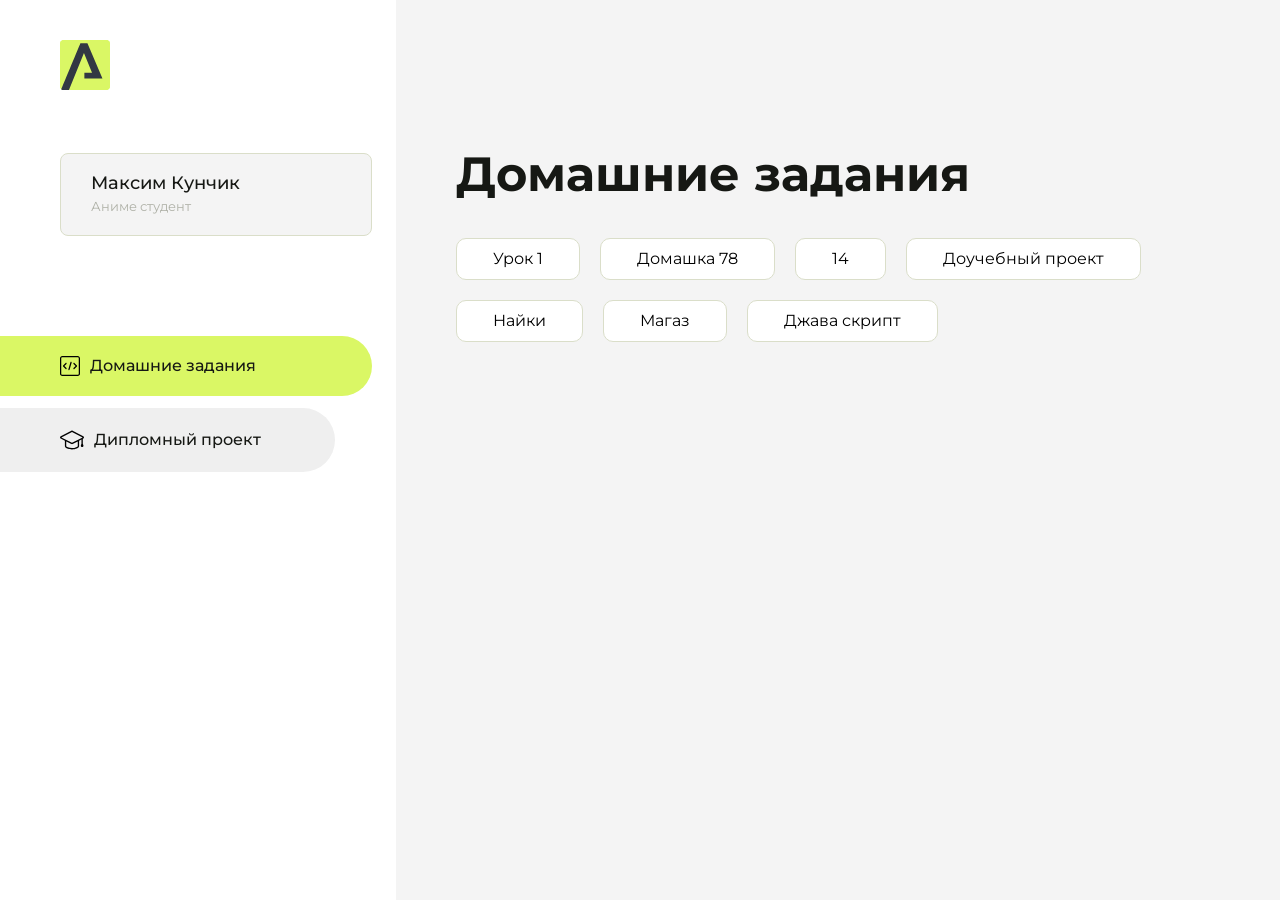
<file: index.html>
<!DOCTYPE html>
<html lang="en">
<head>
    <meta charset="UTF-8">
    <meta name="viewport" content="width=device-width, initial-scale=1.0">
    <title>Домашняя работа</title>
    <link rel="shortcut icon" href="src/logo.ico" type="image/x-icon">
    <link rel="preconnect" href="https://fonts.googleapis.com">
    <link rel="preconnect" href="https://fonts.gstatic.com" crossorigin>
    <link href="https://fonts.googleapis.com/css2?family=Montserrat:wght@400;500;700&family=Rubik:wght@500&display=swap"
          rel="stylesheet">
    <link rel="stylesheet" href="src/style.css">
</head>
<body id="body">
<div class="overlay" id="overlay"></div>
<div class="layout">
    <div class="burger" id="burger">
        <svg viewBox="0 0 24 24" fill="none" xmlns="http://www.w3.org/2000/svg">
            <g id="SVGRepo_bgCarrier" stroke-width="0"></g>
            <g id="SVGRepo_tracerCarrier" stroke-linecap="round" stroke-linejoin="round"></g>
            <g id="SVGRepo_iconCarrier">
                <path d="M4 18L20 18" stroke="#DAF765" stroke-width="2" stroke-linecap="round"></path>
                <path d="M4 12L20 12" stroke="#DAF765" stroke-width="2" stroke-linecap="round"></path>
                <path d="M4 6L20 6" stroke="#DAF765" stroke-width="2" stroke-linecap="round"></path>
            </g>
        </svg>
    </div>
    <aside class="sidebar" id="sidebar">
        <div class="sidebar__inner">
            <div class="logo">
                <svg width="50" height="50" viewBox="0 0 50 50" fill="none" xmlns="http://www.w3.org/2000/svg">
                    <g clip-path="url(#clip0_513_74730)">
                        <path d="M46.17 -0.257004H3.83C1.57281 -0.257004 -0.257 1.57281 -0.257 3.83V46.17C-0.257 48.4272 1.57281 50.257 3.83 50.257H46.17C48.4272 50.257 50.257 48.4272 50.257 46.17V3.83C50.257 1.57281 48.4272 -0.257004 46.17 -0.257004Z"
                              fill="#DAF765"/>
                        <path d="M24.375 38.4H42.461L27.441 3.1585H20.4355C20.4355 3.1585 6.7895 35.881 1.1945 49.294C2.015 50.0275 3.0945 50.257 3.6945 50.257H8.8445L23.954 13.07L32.0465 32.8285H24.375V38.4Z"
                              fill="#323843"/>
                    </g>
                    <defs>
                        <clipPath id="clip0_513_74730">
                            <rect width="50" height="50" fill="white"/>
                        </clipPath>
                    </defs>
                </svg>
            </div>
            <div class="sidebar__user">
                <div class="sidebar__name">Максим Кунчик</div>
                <div class="sidebar__text">Аниме студент</div>
            </div>
            <div class="sidebar__tabs">
                <div class="sidebar__item">
                    <button class="sidebar__button active" id="tasks">
                        <svg xmlns="http://www.w3.org/2000/svg" width="20" height="20" viewBox="0 0 20 20" fill="none">
                            <g clip-path="url(#clip0_704_74543)">
                                <path d="M17.7083 20H2.29167C1.0275 20 0 18.9725 0 17.7083V2.29167C0 1.0275 1.0275 0 2.29167 0H17.7083C18.9725 0 20 1.0275 20 2.29167V17.7083C20 18.9725 18.9725 20 17.7083 20ZM2.29167 1.25C1.7175 1.25 1.25 1.7175 1.25 2.29167V17.7083C1.25 18.2825 1.7175 18.75 2.29167 18.75H17.7083C18.2825 18.75 18.75 18.2825 18.75 17.7083V2.29167C18.75 1.7175 18.2825 1.25 17.7083 1.25H2.29167Z"
                                      fill="black"/>
                                <path d="M6.04167 13.125C5.88167 13.125 5.72167 13.0642 5.6 12.9417L3.1 10.4417C2.85583 10.1975 2.85583 9.80167 3.1 9.5575L5.6 7.0575C5.84417 6.81333 6.24 6.81333 6.48417 7.0575C6.72833 7.30167 6.72833 7.6975 6.48417 7.94167L4.42583 10L6.48417 12.0583C6.72833 12.3025 6.72833 12.6983 6.48417 12.9425C6.36167 13.0642 6.20167 13.125 6.04167 13.125Z"
                                      fill="black"/>
                                <path d="M8.95833 14.1667C8.9 14.1667 8.84 14.1583 8.78167 14.1417C8.45083 14.0442 8.26083 13.6967 8.35833 13.3658L10.4417 6.28251C10.5392 5.95084 10.8892 5.76417 11.2175 5.85917C11.5483 5.95667 11.7383 6.30417 11.6408 6.63501L9.5575 13.7183C9.47833 13.9908 9.22833 14.1667 8.95833 14.1667Z"
                                      fill="black"/>
                                <path d="M13.9583 13.125C13.7983 13.125 13.6383 13.0642 13.5167 12.9417C13.2725 12.6975 13.2725 12.3017 13.5167 12.0575L15.575 9.99916L13.5167 7.94083C13.2725 7.69666 13.2725 7.30083 13.5167 7.05666C13.7608 6.81249 14.1567 6.81249 14.4008 7.05666L16.9008 9.55666C17.145 9.80083 17.145 10.1967 16.9008 10.4408L14.4008 12.9408C14.2783 13.0642 14.1183 13.125 13.9583 13.125Z"
                                      fill="black"/>
                            </g>
                            <defs>
                                <clipPath id="clip0_704_74543">
                                    <rect width="20" height="20" fill="white"/>
                                </clipPath>
                            </defs>
                        </svg>
                        <span>Домашние задания</span></button>
                </div>
                <div class="sidebar__item">
                    <button class="sidebar__button" id="diplom">
                        <svg xmlns="http://www.w3.org/2000/svg" width="24" height="24" viewBox="0 0 24 24" fill="none">
                            <g clip-path="url(#clip0_704_74553)">
                                <path d="M23.2628 10.5971C23.7176 10.365 24 9.90375 24 9.39337C24 8.883 23.7176 8.42175 23.2628 8.18962L12.6135 2.75362C12.2291 2.55824 11.7705 2.55787 11.3854 2.75399L0.736875 8.19C0.282375 8.42175 0 8.883 0 9.39337C0 9.90375 0.282375 10.365 0.736875 10.5971L4.89038 12.7177V18.2074C4.89038 19.8154 8.412 21.393 12 21.393C15.5884 21.393 19.1096 19.815 19.1096 18.2074V12.7174L21.4609 11.517V15.8017L20.901 17.2305C20.7409 17.6389 20.7934 18.0994 21.0405 18.4616C21.2876 18.8246 21.6979 19.041 22.1366 19.041C22.5754 19.041 22.9852 18.8246 23.2324 18.462C23.4795 18.099 23.532 17.6385 23.3719 17.2301L22.8124 15.8021V10.827L23.2628 10.5971ZM17.7623 18.1721C17.6198 18.6375 15.3491 20.0419 12 20.0419C8.65088 20.0419 6.38025 18.6375 6.2415 18.2074V12.3037L6.23887 12.3019C6.23812 12.057 6.1065 11.8207 5.87325 11.7019L1.3515 9.39337L12 3.95737L22.6489 9.39337L12 14.8294L5.87325 11.7019C5.54063 11.5331 4.6695 11.6674 4.5 12C4.33012 12.3322 4.55813 12.5479 4.89038 12.7177L11.3857 16.0331C11.5781 16.1314 11.7889 16.1805 12 16.1805C12.2107 16.1805 12.4222 16.1314 12.6146 16.0331L17.7593 13.407L17.7623 18.1721Z"
                                      fill="black"/>
                            </g>
                            <defs>
                                <clipPath id="clip0_704_74553">
                                    <rect width="24" height="24" fill="white"/>
                                </clipPath>
                            </defs>
                        </svg>
                        <span>Дипломный проект</span></button>
                </div>
            </div>
        </div>

    </aside>
    <div class="content">
        <div class="container">
            <div class="content__block" id="tasksBlock">
                <div class="content__title">Домашние задания</div>
                <ul class="content__list">
                    <li class="content__list-item">
                        <a href="Hello Aroken ru/index.html">Урок 1</a>
                    </li>
                    <li class="content__list-item">
                        <a href="fit-studio(78)/index.html">Домашка 78</a>
                    </li>
                    <li class="content__list-item">
                        <a href="14/index.html">14</a>
                    </li>
                    <li class="content__list-item">
                        <a href="Swiper/index.html">Доучебный проект</a>
                    </li>
                    <li class="content__list-item">
                        <a href="My-Nike/index.html">Найки</a>
                    </li>
                    <li class="content__list-item">
                        <a href="Shop/index.html">Магаз</a>
                    </li>
                    <li class="content__list-item">
                        <a href="js-module/index.html">Джава скрипт</a>
                    </li>
                </ul>
            </div>
            <div class="content__block hidden" id="diplomBlock">
                <div class="content__title">Дипломный проект</div>
                <div class="content__list-diplom">
                    <a href="ПАПКА-С-НОМЕРОМ-УРОКА">Ссылка на ДЗ</a>
                </div>
                <div class="content__decor">
                    <div class="content__decor-text">Давай проверим, чему ты научился!</div>
                    <div class="content__decor-img">
                        <img src="src/decor.png" alt="decor">
                    </div>
                </div>
            </div>
        </div>
    </div>
</div>
<script src="src/index.js"></script>
</body>
</html>
</file>
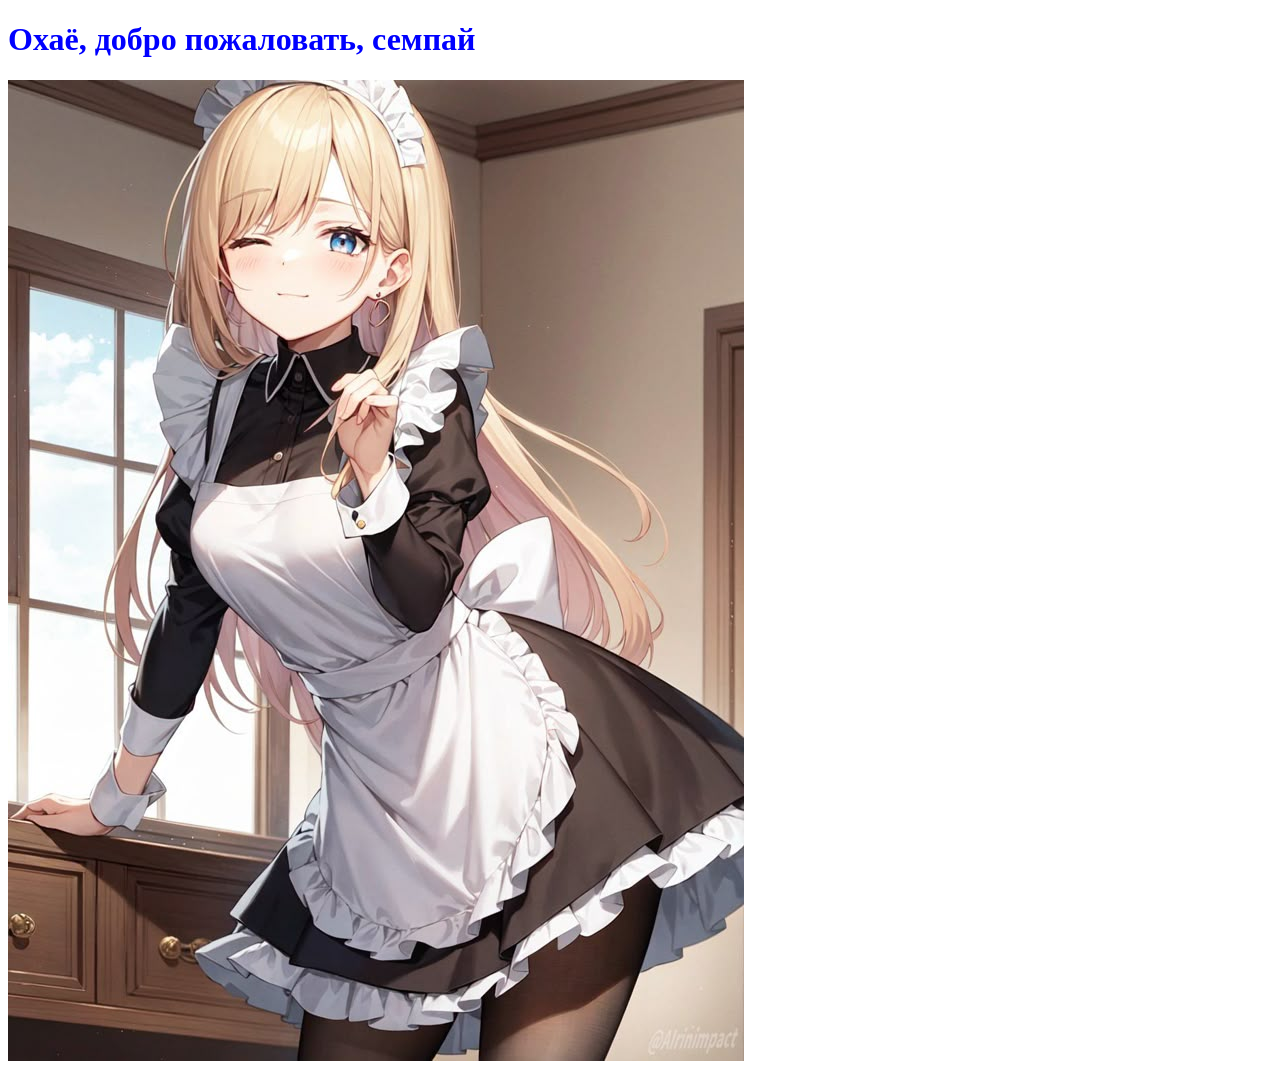
<file: Hello Aroken ru/index.html>
<!DOCTYPE html>
<html lang="ru">
<head>
    <meta charset="UTF-8">
    <meta name="viewport" content="width=device-width, initial-scale=1.0">
    <title>Привет землянам</title>
    <link rel="stylesheet" href="style.css">
    <script src="script.js"></script>
</head>
<body>
    <h1>Охаё, добро пожаловать, семпай</h1>
    <img src="Аниме горничная.jpg" alt="">
</body>
</html>
</file>
<file: src/style.css>
*{padding: 0;margin: 0;border: 0;}
*,*:before,*:after{-webkit-box-sizing: border-box;box-sizing: border-box;}
:focus,:active{outline: none;}
a:focus,a:active{outline: none;}
nav,footer,header,aside{display: block;}
html,body{
    height:100%;width:100%;
    font-size:100%;line-height:1;-ms-text-size-adjust:100%;-moz-text-size-adjust:100%;-webkit-text-size-adjust:100%;}
input,button,textarea{font-family:inherit;}
input::-ms-clear{display: none;}
button{cursor: pointer;}
button::-moz-focus-inner{padding:0;border:0;}
a,a:visited{text-decoration: none;}
a:hover{text-decoration: none;}
ul li{list-style: none;}
img{vertical-align: top;}
h1,h2,h3,h4,h5,h6{font-size:inherit;font-weight: inherit;}
a{color:inherit;}



body {
    font-family: "Montserrat",SansSerif;
    color: black;
}

body.overflow {
    overflow: hidden;
}



.layout {
    display: -webkit-box;
    display: -ms-flexbox;
    display: flex;
    min-height: 100vh;
}

.sidebar {
    padding: 40px 24px 40px 0;
    -ms-flex-negative: 0;
    flex-shrink: 0;
    background-color: white;
}



.content {
    -webkit-box-flex: 1;
    -ms-flex-positive: 1;
    flex-grow: 1;
    background-color: #F4F4F4;
}

.container {
    display: -webkit-box;
    display: -ms-flexbox;
    display: flex;
    -webkit-box-orient: vertical;
    -webkit-box-direction: normal;
    -ms-flex-direction: column;
    flex-direction: column;
    -webkit-box-pack: center;
    -ms-flex-pack: center;
    justify-content: center;
    -webkit-box-align: center;
    -ms-flex-align: center;
    align-items: center;
    padding: 150px 60px 80px 60px;
}


.logo {
    margin-left: 60px;
    margin-bottom: 60px;
}

.sidebar__user {
    background-color: #F4F4F4;
    padding: 20px 30px;
    margin-left: 60px;
    margin-bottom: 100px;
    border-radius: 8px;
    border: 1px solid #DADEC9;
}

.sidebar__name {
    color:#161814;
    font-size: 18px;
    font-weight: 500;
    margin-bottom: 6px;
}

.sidebar__text {
    color: #AFB1A7;
    font-size: 13px;
    font-weight: 400;
    line-height: 130%; /* 16.9px */
}

.sidebar__item {
    width: 372px;
}

.sidebar__button {
    display: -webkit-box;
    display: -ms-flexbox;
    display: flex;
    -webkit-box-align: center;
    -ms-flex-align: center;
    align-items: center;
    gap: 10px;
    padding: 20px 60px;
    margin-bottom: 12px;
    border-radius: 0px 100px 100px 0px;
    -webkit-transition: all .5s;
    -o-transition: all .5s;
    transition: all .5s;
    cursor: pointer;
    width: 90%;
    color:#161814;
    font-size: 16px;
    font-weight: 500;
}

.sidebar__button.active , .sidebar__button:hover {
    width: 100%;
    background-color: #DAF765;
}


.content__title {
    color: #161814;
    font-size: 48px;
    font-weight: 700;
    margin-bottom: 40px;
}

.content__list {
    display: -webkit-box;
    display: -ms-flexbox;
    display: flex;
    -webkit-box-align: center;
    -ms-flex-align: center;
    align-items: center;
    -ms-flex-wrap: wrap;
    flex-wrap: wrap;
    gap: 20px;
}



.content__list-item  {
    cursor: pointer;
    padding: 12px 18px;
    background-color: #fff;
    border-radius: 10px;
    border: 1px solid #DADEC9;
    -webkit-transition: all .3s;
    -o-transition: all .3s;
    transition: all .3s;
}

.content__list-item:hover,.content__list-diplom:hover {
    background-color: #AFB1A7;
}

li a {
    padding: 12px 18px;

}


.content__list-diplom {
    -webkit-transition: all .3s;
    -o-transition: all .3s;
    transition: all .3s;
    display: inline-block;
    padding: 12px 18px;
    background-color: #fff;
    border-radius: 10px;
    border: 1px solid #DADEC9;
}

.content__decor {
    display: -webkit-box;
    display: -ms-flexbox;
    display: flex;
    -webkit-box-align: center;
    -ms-flex-align: center;
    align-items: center;
}

.content__decor-text {
    color:#BEDD44;
    font-size: 36px;
    font-weight: 700;
    line-height: 110%; /* 39.6px */
}

.content__block {
    max-width: 1200px;
}

.content__block.hidden {
    display: none;
}

.content__decor-img img{
    width: 100%;
}

.burger {
    display: none;
    padding: 5px;
    position: fixed;
    top: 3%;
    right: 7%;
    width: 40px;
    height: 40px;
    background-color: #161814;
    border-radius: 50%;
    z-index: 10;
    border: 1px solid #DAF765;
}

@media (max-width: 768px) {
    .burger {
        display: block;
    }

    .sidebar {
        -webkit-transition: all .3s;
        -o-transition: all .3s;
        transition: all .3s;
        -webkit-transform: translateX(-100%);
        -ms-transform: translateX(-100%);
        transform: translateX(-100%);
        position: fixed;
        top: 0;
        left: 0;
        bottom: 0;
        z-index: 5;
    }

    .sidebar.show {
        -webkit-transform: translateX(0%);
        -ms-transform: translateX(0%);
        transform: translateX(0%);
    }

    .overlay {
        opacity: 0;
        pointer-events: none;
        -webkit-transition: all .3s;
        -o-transition: all .3s;
        transition: all .3s;
        position: absolute;
        top: 0;
        right: 0;
        left: 0;
        bottom: 0;
        z-index: 3;
        background-color: #000000e0;
    }

    .overlay.show {
        opacity: 1;
        pointer-events: all;
    }

    .container {
        padding: 40px 20px;
        min-height: 100%;
    }

    .content__decor {
        margin-top: 20px;
        -webkit-box-orient: vertical;
        -webkit-box-direction: normal;
        -ms-flex-direction: column;
        flex-direction: column;
    }
}

@media (max-width: 400px) {
    .sidebar__user {
        margin-left: 0;
    }
}
</file>
<file: Hello Aroken ru/style.css>
h1 {
    color:blue;
}
</file>
